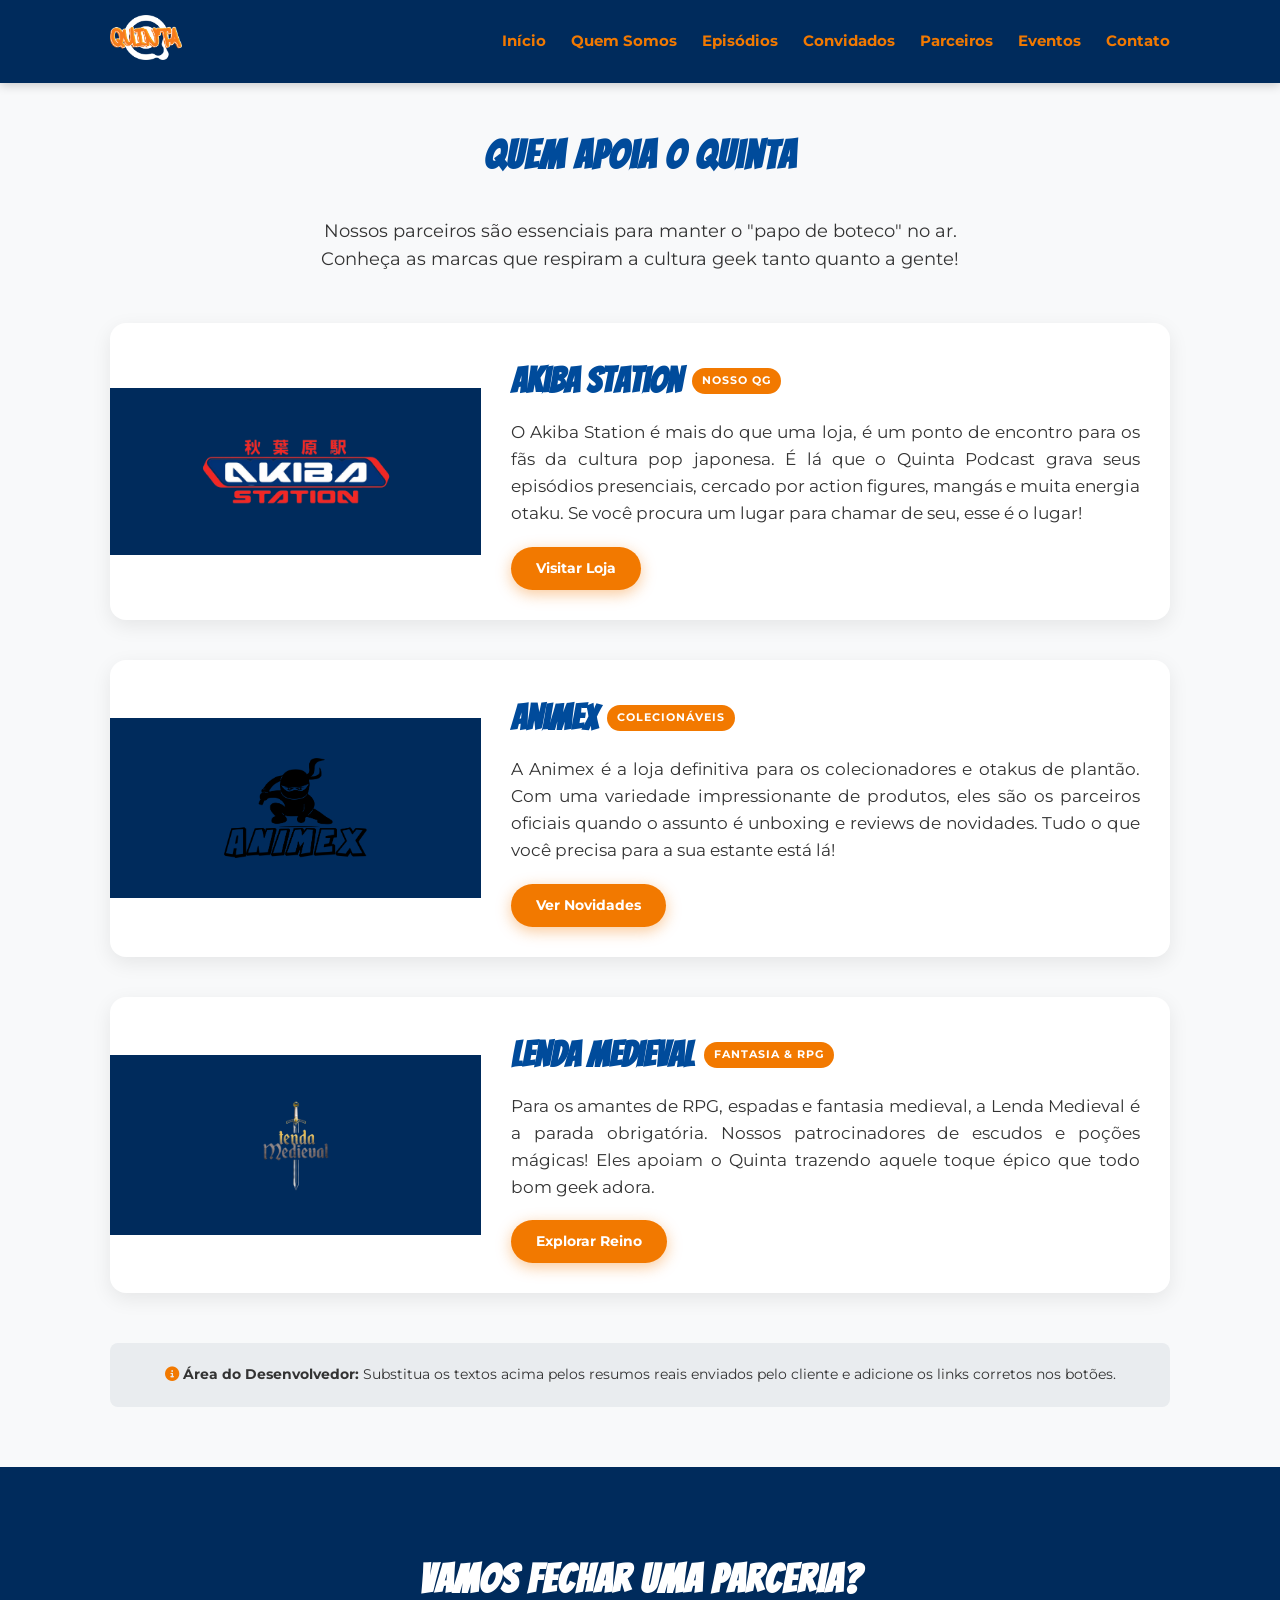
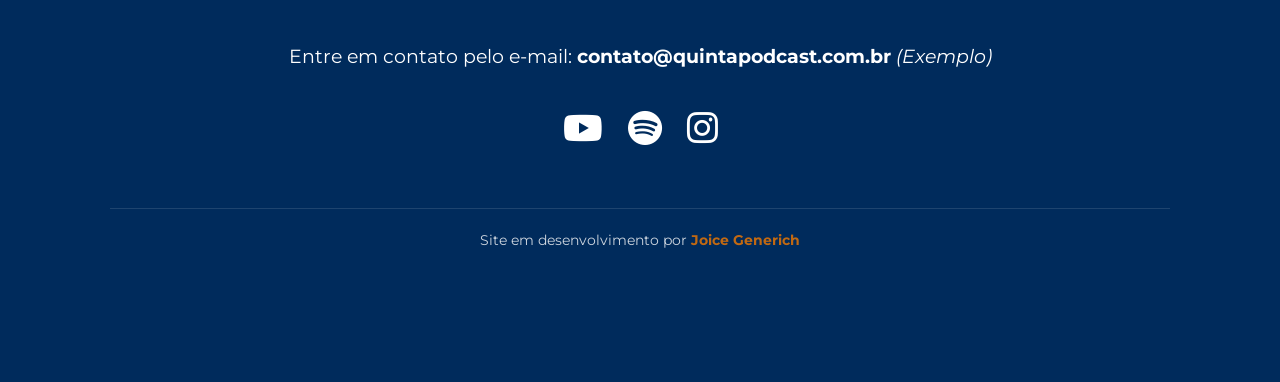
<file: parceiros.html>
<!DOCTYPE html>
<html lang="pt-BR">
<head>
    <meta charset="UTF-8">
    <meta name="viewport" content="width=device-width, initial-scale=1.0">
    <title>Parceiros - Quinta Podcast</title>
    <meta name="description" content="Conheça as marcas e lojas que apoiam e caminham junto com o Quinta Podcast.">

    <link rel="stylesheet" href="css/style.css">

    <!-- Fontes e Ícones -->
    <link rel="preconnect" href="https://fonts.googleapis.com">
    <link rel="preconnect" href="https://fonts.gstatic.com" crossorigin>
    <link href="https://fonts.googleapis.com/css2?family=Bangers&family=Montserrat:wght@400;700&display=swap" rel="stylesheet">
    <link rel="stylesheet" href="https://cdnjs.cloudflare.com/ajax/libs/font-awesome/6.4.0/css/all.min.css">
</head>
<body>

<!-- HEADER / MENU DE NAVEGAÇÃO -->
<header class="site-header">
    <div class="nav-container">
        <a href="index.html" class="nav-logo">
            <img src="assets/trad-logo.png" alt="Logo Quinta Podcast">
        </a>
        <button id="nav-toggle" aria-label="Abrir menu">☰</button>
        <nav id="site-nav">
            <a href="index.html">Início</a>
            <a href="index.html#quem-somos">Quem Somos</a>
            <a href="index.html#episodios">Episódios</a>
            <a href="convidados.html">Convidados</a>
            <a href="parceiros.html">Parceiros</a>
            <a href="eventos.html">Eventos</a>
            <a href="index.html#contato">Contato</a>
        </nav>
    </div>
</header>

<main>
    <!-- SEÇÃO PARCEIROS -->
    <section class="container parceiros-page">
        <h2>Quem apoia o Quinta</h2>
        <p style="text-align: center; margin-bottom: 50px; color: var(--cinza-texto); font-size: 1.1rem;">
            Nossos parceiros são essenciais para manter o "papo de boteco" no ar. <br>
            Conheça as marcas que respiram a cultura geek tanto quanto a gente!
        </p>

        <!-- PARCEIRO 1 -->
        <div class="parceiro-card">
            <div class="parceiro-logo-box">
                <img src="assets/parceiroslogo/logo-Akiba.PNG" alt="Akiba Station">
            </div>
            <div class="parceiro-info">
                <h3>Akiba Station <span class="parceiro-tag">Nosso QG</span></h3>
                <p>O Akiba Station é mais do que uma loja, é um ponto de encontro para os fãs da cultura pop japonesa. É lá que o Quinta Podcast grava seus episódios presenciais, cercado por action figures, mangás e muita energia otaku. Se você procura um lugar para chamar de seu, esse é o lugar!</p>
                <a href="#" class="btn-primary" target="_blank">Visitar Loja</a>
            </div>
        </div>

        <!-- PARCEIRO 2 -->
        <div class="parceiro-card">
            <div class="parceiro-logo-box">
                <img src="assets/parceiroslogo/Logo-ANIMEX.png" alt="Animex">
            </div>
            <div class="parceiro-info">
                <h3>Animex <span class="parceiro-tag">Colecionáveis</span></h3>
                <p>A Animex é a loja definitiva para os colecionadores e otakus de plantão. Com uma variedade impressionante de produtos, eles são os parceiros oficiais quando o assunto é unboxing e reviews de novidades. Tudo o que você precisa para a sua estante está lá!</p>
                <a href="#" class="btn-primary" target="_blank">Ver Novidades</a>
            </div>
        </div>

        <!-- PARCEIRO 3 -->
        <div class="parceiro-card">
            <div class="parceiro-logo-box">
                <img src="assets/parceiroslogo/logo-Medieval.png" alt="Lenda Medieval">
            </div>
            <div class="parceiro-info">
                <h3>Lenda Medieval <span class="parceiro-tag">Fantasia & RPG</span></h3>
                <p>Para os amantes de RPG, espadas e fantasia medieval, a Lenda Medieval é a parada obrigatória. Nossos patrocinadores de escudos e poções mágicas! Eles apoiam o Quinta trazendo aquele toque épico que todo bom geek adora.</p>
                <a href="#" class="btn-primary" target="_blank">Explorar Reino</a>
            </div>
        </div>

        <!-- AVISO PARA O CLIENTE -->
        <div style="text-align: center; margin-top: 50px; padding: 20px; background: var(--cinza-claro); border-radius: 8px;">
            <p style="font-size: 0.9rem; color: var(--cinza-texto);">
                <i class="fas fa-info-circle" style="color: var(--laranja-marca);"></i>
                <strong>Área do Desenvolvedor:</strong> Substitua os textos acima pelos resumos reais enviados pelo cliente e adicione os links corretos nos botões.
            </p>
        </div>

    </section>
</main>

<!-- FOOTER / CONTATO -->
<footer id="contato">
    <div class="container">
        <h2>Vamos fechar uma parceria?</h2>
        <p>Entre em contato pelo e-mail: <strong>contato@quintapodcast.com.br</strong> <em>(Exemplo)</em></p>

        <div class="social-links">
            <a href="https://www.youtube.com/@quintapodcast" target="_blank" aria-label="YouTube"><i class="fab fa-youtube"></i></a>
            <a href="https://open.spotify.com/show/SEU_LINK_AQUI" target="_blank" aria-label="Spotify"><i class="fab fa-spotify"></i></a>
            <a href="https://instagram.com/quinta_podcast" target="_blank" aria-label="Instagram"><i class="fab fa-instagram"></i></a>
        </div>

        <p class="dev-credit">Site em desenvolvimento por <strong>Joice Generich</strong></p>
    </div>
</footer>

<script>
    document.getElementById('nav-toggle').addEventListener('click', function() {
        document.getElementById('site-nav').classList.toggle('is-open');
    });
</script>
</body>
</html>
</file>
<file: css/style.css>
/* =========================================
   VARIÁVEIS DE COR E FONTE
   ========================================= */
:root {
    --azul-marca: #004b9b;
    --azul-escuro: #002b5c;
    --laranja-marca: #f27900;
    --laranja-hover: #d16b00;
    --branco: #ffffff;
    --cinza-fundo: #f8f9fa;
    --cinza-texto: #333333;
    --cinza-claro: #e9ecef;
    --fonte-titulo: 'Bangers', cursive;
    --fonte-texto: 'Montserrat', sans-serif;
}

/* =========================================
   RESET E ESTILOS GERAIS
   ========================================= */
* { margin: 0; padding: 0; box-sizing: border-box; }
html { scroll-behavior: smooth; }
body {
    font-family: var(--fonte-texto);
    background-color: var(--cinza-fundo);
    color: var(--cinza-texto);
    line-height: 1.6;
}
.container { max-width: 1100px; margin: 0 auto; padding: 60px 20px; }
h2 {
    font-family: var(--fonte-titulo);
    font-size: 2.5rem;
    color: var(--azul-marca);
    text-align: center;
    margin-bottom: 30px;
    letter-spacing: 1px;
}

/* =========================================
   HEADER / NAVEGAÇÃO
   ========================================= */
.site-header {
    background-color: var(--azul-escuro) !important;
    position: sticky;
    top: 0;
    z-index: 50;
    box-shadow: 0 2px 10px rgba(0,0,0,0.2);
}
.nav-container {
    max-width: 1100px;
    margin: 0 auto;
    display: flex;
    align-items: center;
    justify-content: space-between;
    padding: 15px 20px;
}
.nav-logo img { height: 45px; }
#site-nav { display: flex; gap: 25px; }
#site-nav a {
    color: var(--laranja-marca) !important;
    text-decoration: none;
    font-weight: bold;
    font-size: 0.95rem;
    transition: color 0.3s;
}
#site-nav a:hover { color: var(--branco) !important; }
#nav-toggle {
    display: none;
    background: none;
    border: none;
    color: var(--laranja-marca) !important;
    font-size: 1.8rem;
    cursor: pointer;
}
@media (max-width: 768px) {
    #site-nav {
        display: none;
        flex-direction: column;
        gap: 15px;
        position: absolute;
        top: 100%;
        left: 0;
        right: 0;
        background: var(--azul-escuro) !important;
        padding: 20px;
        box-shadow: 0 4px 10px rgba(0,0,0,0.2);
    }
    #site-nav.is-open { display: flex; }
    #nav-toggle { display: block; }
}

/* =========================================
   HERO SECTION
   ========================================= */
.hero {
    background-color: var(--azul-escuro);
    background-image: linear-gradient(135deg, var(--azul-escuro) 0%, var(--azul-marca) 100%);
    color: var(--branco);
    text-align: center;
    padding: 100px 20px;
}
.hero .logo { max-width: 250px; margin-bottom: 20px; }
.hero h1 {
    font-family: var(--fonte-titulo);
    font-size: 3.5rem;
    color: var(--branco);
    margin: 20px 0;
    text-shadow: 2px 2px 4px rgba(0,0,0,0.3);
}
.hero p { font-size: 1.2rem; margin-bottom: 30px; opacity: 0.9; }
.btn-primary {
    background-color: var(--laranja-marca);
    color: var(--branco);
    padding: 15px 40px;
    text-decoration: none;
    font-weight: bold;
    font-size: 1.1rem;
    border-radius: 50px;
    display: inline-block;
    transition: 0.3s;
    box-shadow: 0 4px 15px rgba(242, 121, 0, 0.4);
}
.btn-primary:hover {
    background-color: var(--laranja-hover);
    transform: translateY(-3px);
}

/* =========================================
   SEÇÃO QUEM SOMOS
   ========================================= */
.sobre {
    background-color: var(--branco);
    border-radius: 12px;
    box-shadow: 0 4px 20px rgba(0,0,0,0.05);
    margin-top: -40px;
    position: relative;
    z-index: 10;
}
.sobre h2 { color: var(--azul-marca); }
.sobre p {
    font-size: 1.1rem;
    margin-bottom: 20px;
    text-align: justify;
    color: var(--cinza-texto) !important;
}
.sobre strong { color: var(--azul-escuro); font-weight: bold; }

/* =========================================
   INSIGHTS
   ========================================= */
.insights { background-color: var(--azul-marca); padding: 40px 0; }
.grid-insights { display: flex; gap: 20px; justify-content: center; flex-wrap: wrap; }
.card {
    background: var(--branco);
    padding: 30px;
    border-radius: 12px;
    text-align: center;
    flex: 1;
    min-width: 200px;
    box-shadow: 0 4px 10px rgba(0,0,0,0.1);
    border-top: 5px solid var(--laranja-marca);
}
.card h3 {
    color: var(--azul-marca);
    font-size: 2.5rem;
    font-family: var(--fonte-titulo);
    margin-bottom: 5px;
}
.card p {
    color: var(--cinza-texto);
    font-weight: bold;
    font-size: 0.9rem;
    text-transform: uppercase;
}

/* =========================================
   EPISÓDIOS
   ========================================= */
.grid-episodios {
    display: grid;
    grid-template-columns: repeat(auto-fit, minmax(280px, 1fr));
    gap: 25px;
    margin-top: 30px;
}
.episode-card { background: var(--branco); border-radius: 12px; overflow: hidden; box-shadow: 0 4px 15px rgba(0,0,0,0.08); }
.episode-thumb { position: relative; display: block; width: 100%; border: none; padding: 0; cursor: pointer; background: none; }
.episode-thumb img { width: 100%; display: block; aspect-ratio: 16 / 9; object-fit: cover; }
.episode-play {
    position: absolute; inset: 0; display: flex; align-items: center; justify-content: center;
    font-size: 2.5rem; color: var(--branco); background: rgba(0,0,0,0.25); opacity: 0; transition: opacity 0.3s;
}
.episode-thumb:hover .episode-play { opacity: 1; }
.episode-info { padding: 20px; }
.episode-info h3 { font-size: 1.1rem; color: var(--azul-marca); margin-bottom: 8px; }
.episode-date { font-size: 0.8rem; color: var(--laranja-marca); font-weight: bold; text-transform: uppercase; margin-bottom: 10px; }
.episode-desc { font-size: 0.9rem; color: var(--cinza-texto); margin-bottom: 15px; }
.episode-actions { display: flex; align-items: center; gap: 15px; flex-wrap: wrap; }
.btn-small { padding: 8px 18px; font-size: 0.85rem; }
.episode-actions a { font-size: 0.85rem; color: var(--azul-marca); font-weight: bold; text-decoration: none; }
.episode-actions a:hover { text-decoration: underline; }
.episodios-loading, .episodios-erro { text-align: center; color: var(--cinza-texto); grid-column: 1 / -1; }

/* Modal de vídeo */
.video-modal { position: fixed; inset: 0; z-index: 999; display: flex; align-items: center; justify-content: center; }
.video-modal-backdrop { position: absolute; inset: 0; background: rgba(0,0,0,0.8); }
.video-modal-box { position: relative; width: min(90vw, 900px); aspect-ratio: 16 / 9; background: #000; border-radius: 8px; overflow: hidden; }
.video-modal-box iframe { width: 100%; height: 100%; border: none; }
.video-modal-close { position: absolute; top: -40px; right: 0; background: none; border: none; color: var(--branco); font-size: 1.5rem; cursor: pointer; }

/* =========================================
   CONVIDADOS (MODIFICADO AQUI)
   ========================================= */
.convidados { background-color: var(--branco); }
.grid-convidados { display: grid; grid-template-columns: repeat(auto-fit, minmax(250px, 1fr)); gap: 20px; margin-top: 30px; }
.convidado-card {
    background: var(--cinza-fundo);
    color: var(--cinza-texto);
    padding: 30px 20px; /* Aumentei o padding para acomodar a foto maior */
    border-radius: 8px;
    border-left: 6px solid var(--laranja-marca);
    transition: 0.3s;
    text-align: center;
}
.convidado-card:hover { transform: translateY(-5px); box-shadow: 0 5px 15px rgba(0,0,0,0.1); }

/* Foto maior e mais visível */
.convidado-foto {
    width: 140px; /* Aumentado de 90px para 140px */
    height: 140px;
    border-radius: 50%;
    object-fit: cover;
    margin: 0 auto 20px;
    display: block;
    border: 4px solid var(--laranja-marca); /* Borda mais grossa */
    background: var(--cinza-claro);
    box-shadow: 0 4px 8px rgba(0,0,0,0.1); /* Sombra na foto */
}

.convidado-card h4 { color: var(--azul-marca); font-size: 1.2rem; margin-bottom: 8px; }
.convidado-card p { font-size: 0.9rem; }

/* =========================================
   PARCEIROS
   ========================================= */
.parceiros { background-color: var(--cinza-fundo); text-align: center; border-top: 1px solid var(--cinza-claro); border-bottom: 1px solid var(--cinza-claro); }
.logos-parceiros { display: flex; justify-content: center; align-items: center; gap: 40px; flex-wrap: wrap; margin-top: 30px; filter: grayscale(100%); transition: 0.3s; }
.logos-parceiros:hover { filter: grayscale(0%); }
.logos-parceiros img { max-height: 70px; max-width: 180px; object-fit: contain; }

/* =========================================
   PÁGINA DE EVENTOS
   ========================================= */
.eventos-container { padding-top: 40px; }
.evento-card {
    background: var(--branco); border-radius: 12px; box-shadow: 0 4px 15px rgba(0,0,0,0.08);
    margin-bottom: 30px; overflow: hidden; display: flex; flex-direction: column;
}
@media (min-width: 768px) { .evento-card { flex-direction: row; } }
.evento-imagem { width: 100%; height: 200px; object-fit: cover; background-color: var(--cinza-claro); }
@media (min-width: 768px) { .evento-imagem { width: 40%; height: auto; } }
.evento-info { padding: 25px; flex: 1; display: flex; flex-direction: column; justify-content: center; }
.evento-data { font-size: 0.9rem; color: var(--laranja-marca); font-weight: bold; text-transform: uppercase; margin-bottom: 10px; }
.evento-info h3 { font-family: var(--fonte-titulo); color: var(--azul-marca); font-size: 1.8rem; margin-bottom: 10px; }
.evento-local { font-size: 0.9rem; color: var(--cinza-texto); margin-bottom: 15px; display: flex; align-items: center; gap: 5px; }
.evento-descricao { font-size: 1rem; color: var(--cinza-texto); margin-bottom: 20px; }

/* =========================================
   FOOTER / CONTATO
   ========================================= */
footer { background-color: var(--azul-escuro); color: var(--branco); text-align: center; padding-bottom: 40px; }
footer h2 { color: var(--branco); margin-top: 20px; }
footer p { font-size: 1.2rem; margin-bottom: 30px; }

/* Redes Sociais e Créditos */
.social-links { display: flex; justify-content: center; gap: 25px; margin-bottom: 30px; }
.social-links a { color: var(--branco); font-size: 2.2rem; transition: color 0.3s, transform 0.3s; }
.social-links a:hover { color: var(--laranja-marca); transform: translateY(-5px); }
.dev-credit { font-size: 0.9rem !important; opacity: 0.8; margin-top: 50px; border-top: 1px solid rgba(255, 255, 255, 0.15); padding-top: 20px; }
.dev-credit strong { color: var(--laranja-marca); }

/* =========================================
   RESPONSIVIDADE
   ========================================= */
@media (max-width: 768px) {
    .hero h1 { font-size: 2.5rem; }
    .sobre { margin-top: 0; border-radius: 0; box-shadow: none; }
    .logos-parceiros { gap: 20px; }
    .logos-parceiros img { max-height: 50px; }

    /* Ajuste para a foto não quebrar no celular */
    .convidado-foto {
        width: 110px;
        height: 110px;
    }
}
/* =========================================
   PÁGINA DE PARCEIROS DETALHADA
   ========================================= */
.parceiros-page {
    padding-top: 40px;
}

.parceiro-card {
    background: var(--branco);
    border-radius: 16px;
    box-shadow: 0 6px 20px rgba(0,0,0,0.08);
    margin-bottom: 40px;
    overflow: hidden;
    display: flex;
    flex-direction: column;
    transition: transform 0.3s;
    position: relative;
}

.parceiro-card:hover {
    transform: translateY(-5px);
    box-shadow: 0 10px 25px rgba(0,0,0,0.15);
}

@media (min-width: 768px) {
    .parceiro-card {
        flex-direction: row;
        align-items: center;
    }
}

/* Área do Logo do Parceiro */
.parceiro-logo-box {
    background: var(--azul-escuro);
    padding: 40px;
    display: flex;
    justify-content: center;
    align-items: center;
    min-height: 220px;
    width: 100%;
}

@media (min-width: 768px) {
    .parceiro-logo-box {
        width: 35%;
        min-height: 100%;
    }
}

.parceiro-logo-box img {
    max-width: 200px;
    max-height: 100px;
    object-fit: contain;
    transition: transform 0.3s;
}

.parceiro-card:hover .parceiro-logo-box img {
    transform: scale(1.1) rotate(-3deg); /* Efeito divertido ao passar o mouse */
}

/* Área de Texto */
.parceiro-info {
    padding: 30px;
    flex: 1;
}

.parceiro-info h3 {
    font-family: var(--fonte-titulo);
    font-size: 2.2rem;
    color: var(--azul-marca);
    margin-bottom: 10px;
    display: flex;
    align-items: center;
    gap: 10px;
}

.parceiro-tag {
    background: var(--laranja-marca);
    color: var(--branco);
    font-family: var(--fonte-texto);
    font-size: 0.7rem;
    padding: 4px 10px;
    border-radius: 20px;
    text-transform: uppercase;
    font-weight: bold;
    letter-spacing: 1px;
}

.parceiro-info p {
    font-size: 1.05rem;
    color: var(--cinza-texto);
    margin-bottom: 20px;
    text-align: justify;
}

.parceiro-info .btn-primary {
    padding: 10px 25px;
    font-size: 0.9rem;
}
</file>
